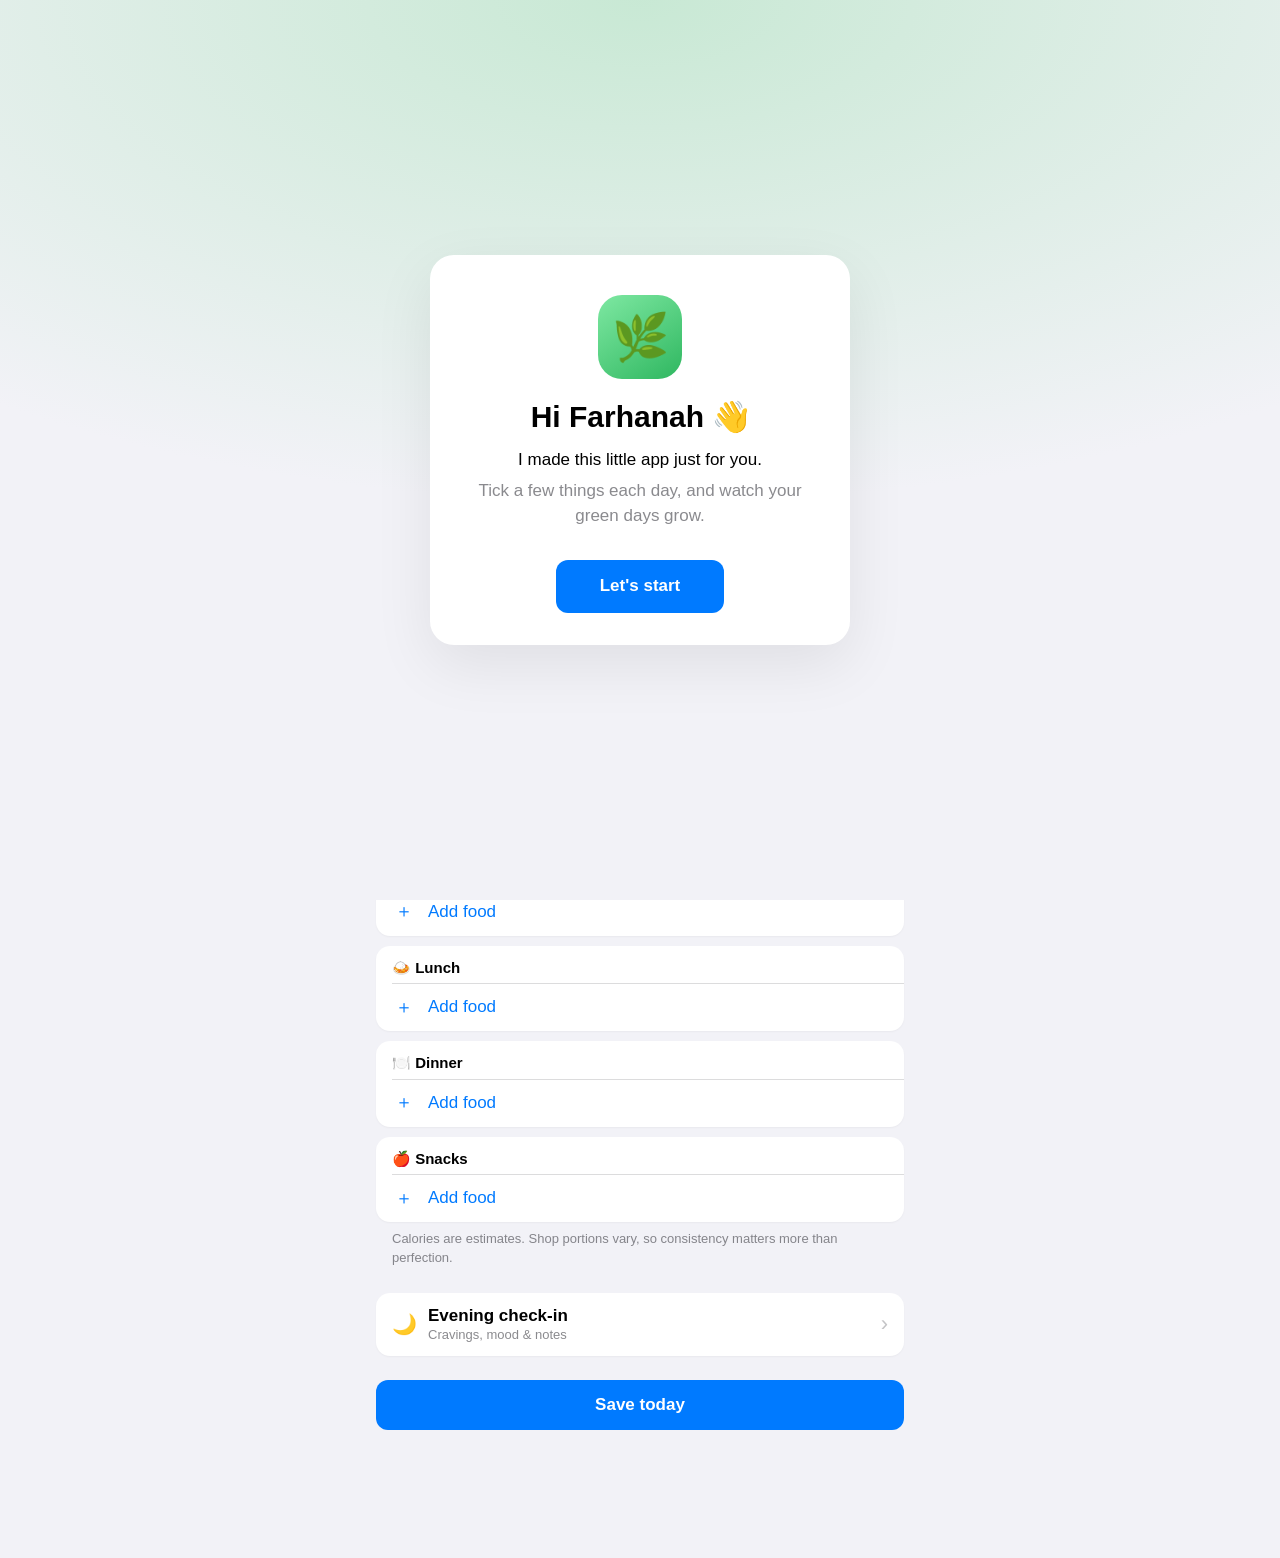
<file: index.html>
<!DOCTYPE html>
<html lang="en">
<head>
  <meta charset="utf-8">
  <meta name="viewport" content="width=device-width, initial-scale=1, viewport-fit=cover">
  <title>Farhanah's Green Days</title>
  <meta name="description" content="One green day at a time 🌿 — a personal daily tracker for eating clean and cutting sugar.">
  <meta name="robots" content="noindex, nofollow, noarchive">
  <meta name="theme-color" content="#f2f2f7" id="meta-theme">
  <meta name="apple-mobile-web-app-capable" content="yes">
  <meta name="mobile-web-app-capable" content="yes">
  <meta name="apple-mobile-web-app-status-bar-style" content="default">
  <meta name="apple-mobile-web-app-title" content="Green Days">
  <link rel="manifest" href="manifest.json">
  <link rel="icon" type="image/png" sizes="192x192" href="icons/icon-192.png">
  <link rel="apple-touch-icon" href="icons/icon-180.png">
  <link rel="stylesheet" href="style.css">
</head>
<body>

  <!-- Welcome (first launch only) -->
  <div id="welcome" class="welcome" hidden>
    <div class="welcome-card">
      <div class="welcome-leaf">🌿</div>
      <h1>Hi Farhanah 👋</h1>
      <p class="welcome-lead">I made this little app just for you.</p>
      <p>Tick a few things each day, and watch your green days grow.</p>
      <button class="btn btn-primary btn-large" id="welcome-start">Let's start</button>
    </div>
  </div>

  <main class="app" id="app">

    <!-- TODAY -->
    <section class="view" id="view-today" data-view="today">
      <header class="page-head">
        <div class="date-nav">
          <button class="icon-btn" id="day-prev" aria-label="Previous day">‹</button>
          <span class="date-label" id="day-label"></span>
          <button class="icon-btn" id="day-next" aria-label="Next day">›</button>
        </div>
        <p class="greeting" id="greeting"></p>
        <div class="title-row">
          <h1 class="large-title" id="day-title">Today</h1>
          <span class="chip" id="streak-chip" title="Current streak">🔥 0</span>
        </div>
      </header>

      <div class="banner" id="reminder-banner" hidden>You haven't logged today yet, Farhanah 🙂</div>
      <div class="banner" id="weigh-banner-today" hidden></div>

      <!-- 1. Dashboard -->
      <div id="dashboard">
        <div class="card pad ring-card diet-only" id="kcal-card" role="button" tabindex="0" aria-label="Calories today, go to meals"></div>

        <div class="card status-card" id="status-card" role="button" tabindex="0">
          <div class="status-dot" id="status-dot"></div>
          <div class="status-text">
            <div class="status-title" id="status-title">Not logged yet</div>
            <div class="status-msg" id="status-msg"></div>
            <div class="status-causes" id="status-causes"></div>
          </div>
        </div>
        <div class="card list sugar-card">
          <label class="row">
            <span class="row-icon">🧋</span><span class="row-text">Sugary drink</span>
            <input type="checkbox" class="switch bad" data-field="sugaryDrink">
          </label>
          <label class="row">
            <span class="row-icon">🍰</span><span class="row-text">Sweet food</span>
            <input type="checkbox" class="switch bad" data-field="sweetFood">
          </label>
        </div>

        <div class="card pad water-card">
          <div class="water-top">
            <span class="row-icon">💧</span>
            <span class="water-text"><strong id="water-count">0</strong> / <span id="water-goal">8</span> glasses</span>
            <span class="water-ml" id="water-ml">0 L</span>
          </div>
          <div class="progress"><div class="progress-bar" id="water-bar"></div></div>
          <div class="water-btns">
            <button class="pill-btn" id="water-glass">+ Glass</button>
            <button class="pill-btn" id="water-bottle">+ Bottle</button>
            <button class="pill-btn plain" id="water-undo">Undo</button>
          </div>
          <p class="water-note">1 glass ≈ 250 ml · 1 bottle ≈ 500 ml</p>
        </div>

        <div class="highlights" id="highlights"></div>
        <div class="tip" id="tip" hidden></div>
      </div>

      <!-- 2. Meals (diet tracking only) -->
      <div class="diet-only" id="meals-wrap">
        <h2 class="section-label">Meals</h2>
        <div id="meals-list"></div>
        <p class="footnote">Calories are estimates. Shop portions vary, so consistency matters more than perfection.</p>
      </div>

      <!-- 3. Evening check-in -->
      <div class="card checkin" id="checkin">
        <button class="checkin-head" id="checkin-toggle" aria-expanded="false" aria-controls="checkin-body">
          <span class="row-icon">🌙</span>
          <span class="checkin-titles"><span class="checkin-title">Evening check-in</span><span class="checkin-sum" id="checkin-sum"></span></span>
          <span class="chev" aria-hidden="true">›</span>
        </button>
        <div class="checkin-body" id="checkin-body" hidden>
          <h3 class="mini-label">Sugar cravings</h3>
          <div class="segmented" id="seg-craving" data-field="craving">
            <button data-value="none">None</button>
            <button data-value="resisted">Resisted</button>
            <button data-value="gaveIn">Gave in</button>
          </div>
          <h3 class="mini-label">How I feel</h3>
          <div class="segmented emoji" id="seg-mood" data-field="mood">
            <button data-value="bad" aria-label="Not great">😞</button>
            <button data-value="okay" aria-label="Okay">😐</button>
            <button data-value="good" aria-label="Good">😊</button>
          </div>
          <h3 class="mini-label">Notes</h3>
          <textarea id="notes" rows="3" placeholder="Anything you want to remember about today… (optional)"></textarea>
        </div>
      </div>

      <button class="btn btn-primary btn-block" id="save-btn">Save today</button>
    </section>

    <!-- CALENDAR -->
    <section class="view" id="view-calendar" data-view="calendar">
      <header class="page-head">
        <h1 class="large-title">Calendar</h1>
      </header>
      <div class="card pad">
        <div class="month-nav">
          <button class="icon-btn" id="month-prev" aria-label="Previous month">‹</button>
          <span class="month-label" id="month-label"></span>
          <button class="icon-btn" id="month-next" aria-label="Next month">›</button>
        </div>
        <div class="cal-grid cal-head">
          <span>M</span><span>T</span><span>W</span><span>T</span><span>F</span><span>S</span><span>S</span>
        </div>
        <div class="cal-grid" id="cal-grid"></div>
        <div class="legend">
          <span><i class="ld green"></i>Green</span>
          <span><i class="ld yellow"></i>Yellow</span>
          <span><i class="ld red"></i>Red</span>
          <span><i class="ld none"></i>Not logged</span>
        </div>
      </div>
      <h2 class="section-label">This month</h2>
      <div class="stats three" id="month-stats"></div>
      <p class="footnote">Tap any day to see what you logged.</p>
    </section>

    <!-- SUMMARY -->
    <section class="view" id="view-summary" data-view="summary">
      <header class="page-head">
        <h1 class="large-title">Summary</h1>
      </header>
      <div class="card pad">
        <div class="month-nav">
          <button class="icon-btn" id="week-prev" aria-label="Previous week">‹</button>
          <span class="month-label small" id="week-label"></span>
          <button class="icon-btn" id="week-next" aria-label="Next week">›</button>
        </div>
        <div class="week-dots" id="week-dots"></div>
      </div>
      <div class="stats two" id="week-stats"></div>
      <div class="stats three diet-only" id="week-diet-stats"></div>

      <h2 class="section-label">Last 30 days</h2>
      <div class="segmented chart-seg diet-only" id="seg-chart">
        <button data-value="water">Water</button>
        <button data-value="kcal">Calories</button>
      </div>
      <div class="card pad">
        <div id="chart"></div>
        <p class="chart-caption" id="chart-caption">Bar height = glasses of water · colour = day status · dashed line = goal</p>
      </div>

      <h2 class="section-label">All time</h2>
      <div class="stats two" id="all-stats"></div>

      <div class="diet-only">
        <h2 class="section-label">Weight</h2>
        <div class="banner" id="weigh-banner-summary" hidden></div>
        <div class="card pad" id="weight-card"></div>
      </div>
    </section>

    <!-- SETTINGS -->
    <section class="view" id="view-settings" data-view="settings">
      <header class="page-head">
        <h1 class="large-title">Settings</h1>
      </header>

      <h2 class="section-label">Appearance</h2>
      <div class="segmented" id="seg-theme">
        <button data-value="auto">Auto</button>
        <button data-value="light">Light</button>
        <button data-value="dark">Dark</button>
      </div>

      <h2 class="section-label">Daily goal</h2>
      <div class="card list">
        <div class="row">
          <span class="row-icon">💧</span><span class="row-text">Water goal <span class="muted" id="goal-text">8 glasses</span></span>
          <div class="stepper">
            <button class="round-btn" id="goal-minus" aria-label="Lower goal">−</button>
            <button class="round-btn" id="goal-plus" aria-label="Raise goal">+</button>
          </div>
        </div>
      </div>

      <h2 class="section-label">Reminder</h2>
      <div class="card list">
        <label class="row">
          <span class="row-icon">🔔</span><span class="row-text">Daily reminder</span>
          <input type="checkbox" class="switch" id="remind-toggle">
        </label>
        <div class="row" id="remind-time-row">
          <span class="row-icon">⏰</span><span class="row-text">Time</span>
          <input type="time" id="remind-time" value="21:00">
        </div>
      </div>
      <p class="footnote">Reminders only work while the app is open (that's a limit of web apps). For a reliable nudge, a daily phone alarm works best ⏰</p>

      <h2 class="section-label">Diet</h2>
      <div class="card list">
        <label class="row">
          <span class="row-icon">🍽️</span><span class="row-text">Track food &amp; calories</span>
          <input type="checkbox" class="switch" id="diet-toggle">
        </label>
        <div class="row diet-row">
          <span class="row-icon">🎯</span><span class="row-text">Daily calories</span>
          <input type="number" class="num-input" id="kcal-goal" inputmode="numeric" min="1000" max="5000" step="10" placeholder="—"><span class="unit">kcal</span>
        </div>
        <button class="row row-btn diet-row" id="open-calc"><span class="row-icon">🧮</span><span class="row-text link">Calculate for me</span></button>
        <button class="row row-btn diet-row" id="open-myfoods"><span class="row-icon">📁</span><span class="row-text link">My saved foods (edit / delete)</span></button>
        <div class="row diet-row">
          <span class="row-icon">💪</span><span class="row-text">Protein goal <span class="muted">(optional)</span></span>
          <input type="number" class="num-input" id="protein-goal" inputmode="numeric" min="0" max="300" step="1" placeholder="—"><span class="unit">g</span>
        </div>
        <div class="row diet-row">
          <span class="row-icon">⚖️</span><span class="row-text">Weigh-in day</span>
          <select id="weigh-day" class="select">
            <option value="">Off</option>
            <option value="1">Monday</option><option value="2">Tuesday</option><option value="3">Wednesday</option>
            <option value="4">Thursday</option><option value="5">Friday</option><option value="6">Saturday</option><option value="0">Sunday</option>
          </select>
        </div>
      </div>
      <p class="footnote diet-row" id="protein-hint"></p>

      <h2 class="section-label">Data</h2>
      <div class="card list">
        <button class="row row-btn" id="export-json"><span class="row-icon">📦</span><span class="row-text link">Export backup (JSON)</span></button>
        <button class="row row-btn" id="export-csv"><span class="row-icon">📊</span><span class="row-text link">Export to Excel (CSV)</span></button>
        <button class="row row-btn diet-row" id="export-meals"><span class="row-icon">🍽️</span><span class="row-text link">Export meals (CSV)</span></button>
        <button class="row row-btn diet-row" id="export-weight"><span class="row-icon">⚖️</span><span class="row-text link">Export weight (CSV)</span></button>
        <button class="row row-btn" id="import-json"><span class="row-icon">📥</span><span class="row-text link">Import backup</span></button>
        <button class="row row-btn" id="delete-all"><span class="row-icon">🗑️</span><span class="row-text danger">Delete all data</span></button>
      </div>
      <input type="file" id="import-file" accept="application/json,.json" hidden>

      <h2 class="section-label">Help</h2>
      <div class="card list">
        <a class="row row-btn" href="guide.html"><span class="row-icon">📖</span><span class="row-text link">How to use this app</span><span class="chev-r">›</span></a>
      </div>

      <h2 class="section-label">How status works</h2>
      <div class="card list">
        <div class="row"><i class="ld green"></i><span class="row-text"><strong>Green</strong> — no sugary drink and no sweet food</span></div>
        <div class="row"><i class="ld yellow"></i><span class="row-text"><strong>Yellow</strong> — just one of the two</span></div>
        <div class="row"><i class="ld red"></i><span class="row-text"><strong>Red</strong> — both</span></div>
      </div>
      <p class="footnote">Your streak counts green days in a row. If today isn't logged yet, it counts up to yesterday, so you never lose it before bedtime.</p>

      <footer class="settings-footer">
        <p class="made">Made with 💚 for Farhanah</p>
        <p id="version-text">Version</p>
        <p>All your data stays on your device only.</p>
      </footer>
    </section>
  </main>

  <nav class="tabbar" id="tabbar">
    <button data-tab="today" aria-label="Today">
      <svg viewBox="0 0 24 24"><path d="M5 19c0-8 6-14 14-14 0 8-6 14-14 14z"/><path d="M5 19l8-8"/></svg>
      <span>Today</span>
    </button>
    <button data-tab="calendar" aria-label="Calendar">
      <svg viewBox="0 0 24 24"><rect x="3.5" y="5" width="17" height="15.5" rx="3"/><path d="M3.5 10h17M8 3v4M16 3v4"/></svg>
      <span>Calendar</span>
    </button>
    <button data-tab="summary" aria-label="Summary">
      <svg viewBox="0 0 24 24"><path d="M5 20V11M12 20V5M19 20v-6"/></svg>
      <span>Summary</span>
    </button>
    <button data-tab="settings" aria-label="Settings">
      <svg viewBox="0 0 24 24"><circle cx="12" cy="12" r="3"/><path d="M19.4 15a1.7 1.7 0 0 0 .3 1.8l.1.1a2 2 0 1 1-2.8 2.8l-.1-.1a1.7 1.7 0 0 0-1.8-.3 1.7 1.7 0 0 0-1 1.5V21a2 2 0 1 1-4 0v-.1a1.7 1.7 0 0 0-1.1-1.5 1.7 1.7 0 0 0-1.8.3l-.1.1a2 2 0 1 1-2.8-2.8l.1-.1a1.7 1.7 0 0 0 .3-1.8 1.7 1.7 0 0 0-1.5-1H3a2 2 0 1 1 0-4h.1a1.7 1.7 0 0 0 1.5-1.1 1.7 1.7 0 0 0-.3-1.8l-.1-.1a2 2 0 1 1 2.8-2.8l.1.1a1.7 1.7 0 0 0 1.8.3H9a1.7 1.7 0 0 0 1-1.5V3a2 2 0 1 1 4 0v.1a1.7 1.7 0 0 0 1 1.5 1.7 1.7 0 0 0 1.8-.3l.1-.1a2 2 0 1 1 2.8 2.8l-.1.1a1.7 1.7 0 0 0-.3 1.8V9a1.7 1.7 0 0 0 1.5 1H21a2 2 0 1 1 0 4h-.1a1.7 1.7 0 0 0-1.5 1z"/></svg>
      <span>Settings</span>
    </button>
  </nav>

  <button class="top-chip" id="top-chip" aria-label="Back to top">↑ Top</button>
  <div class="toast" id="toast" role="status" aria-live="polite"></div>

  <!-- iOS-style bottom sheet (content is rendered by app.js) -->
  <div class="sheet-wrap" id="sheet-wrap" hidden>
    <div class="sheet-backdrop" id="sheet-backdrop"></div>
    <div class="sheet" id="sheet" role="dialog" aria-modal="true">
      <div class="sheet-grabber"></div>
      <div class="sheet-body" id="sheet-body"></div>
    </div>
  </div>

  <script src="foods.js"></script>
  <script src="app.js"></script>
</body>
</html>
</file>
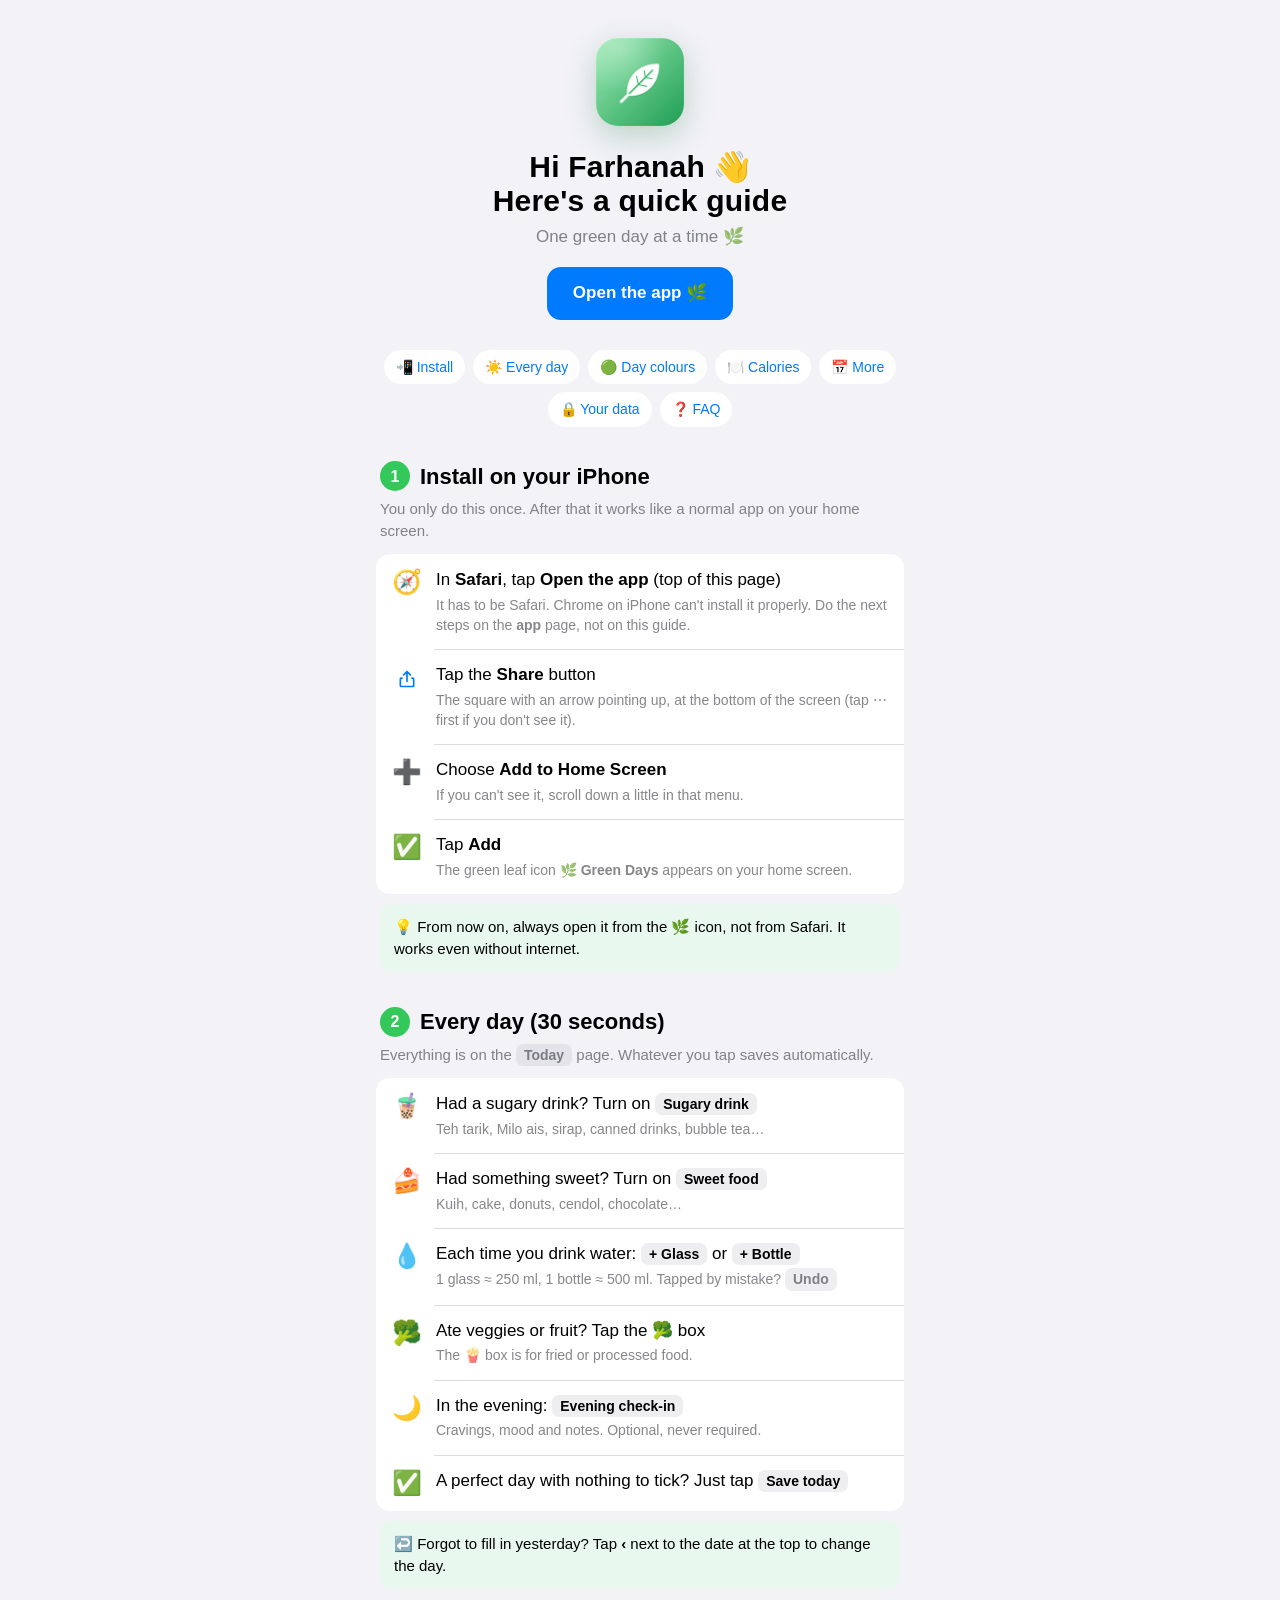
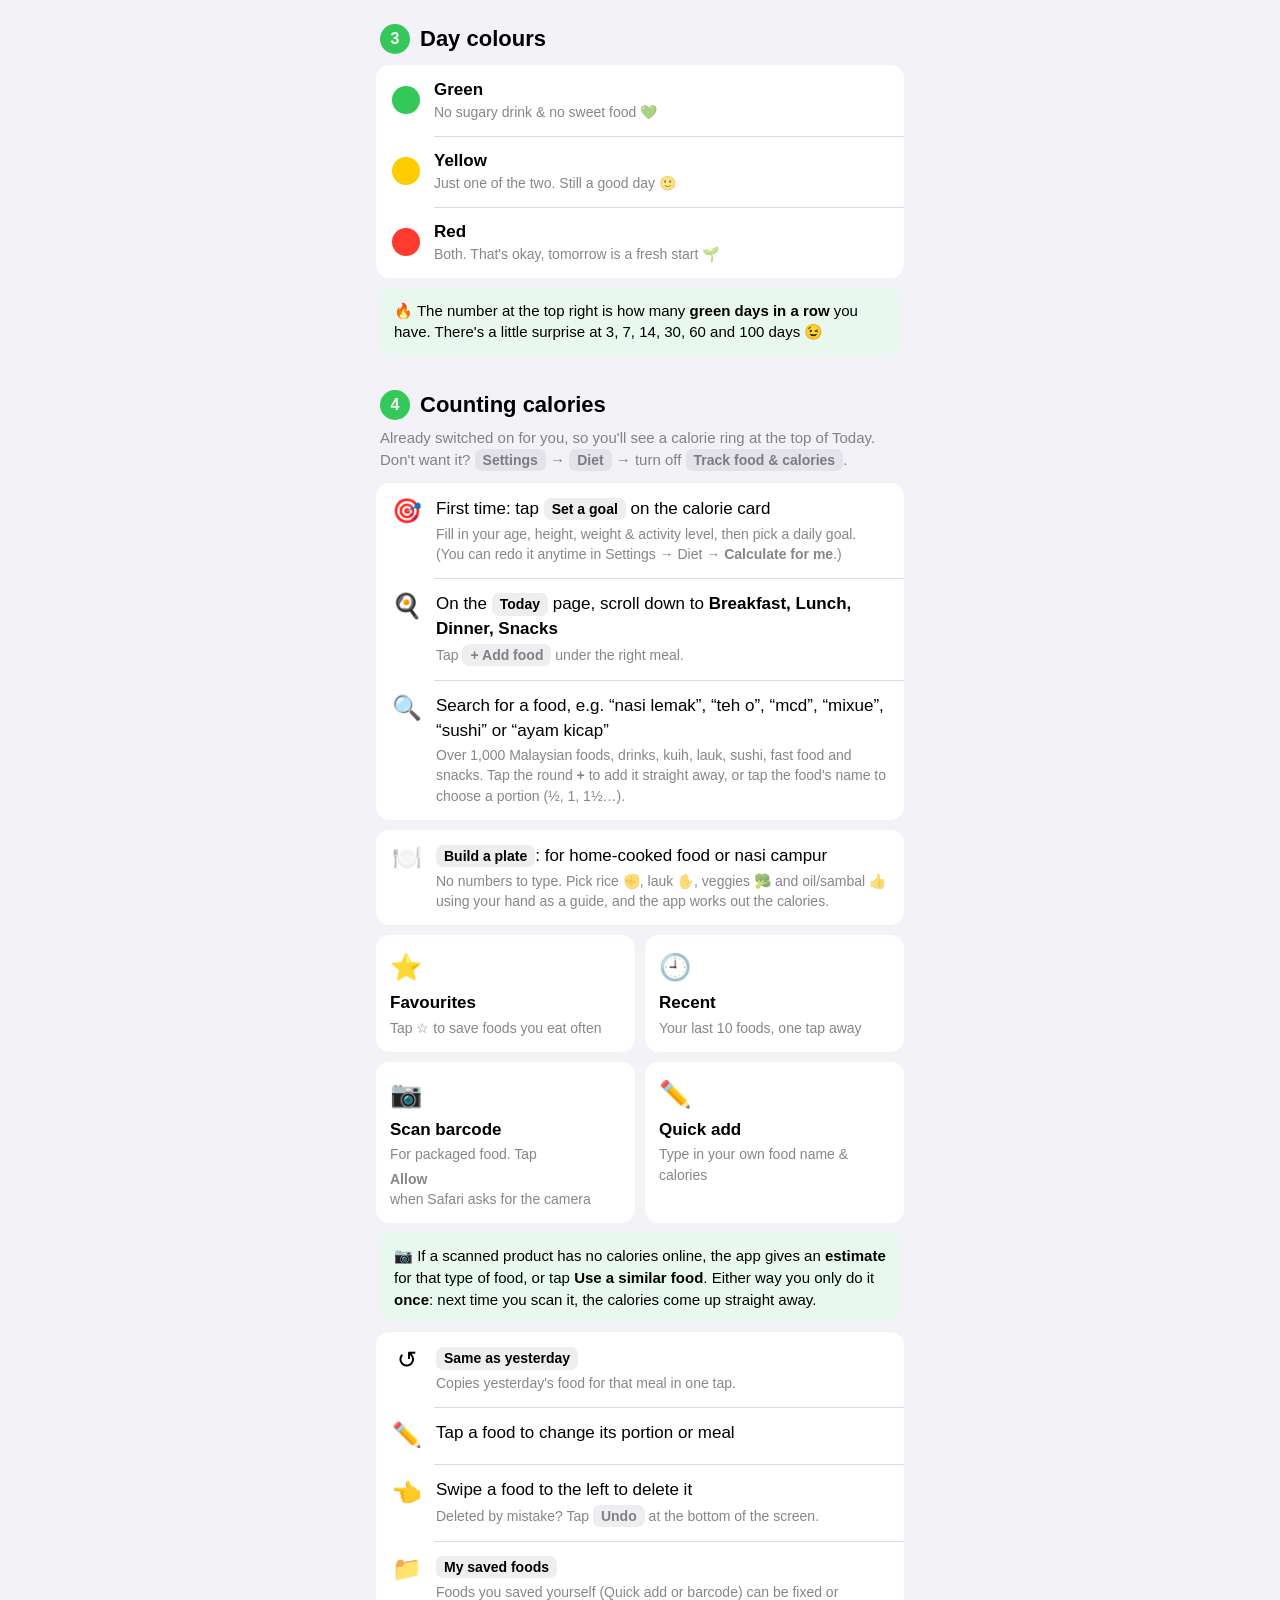
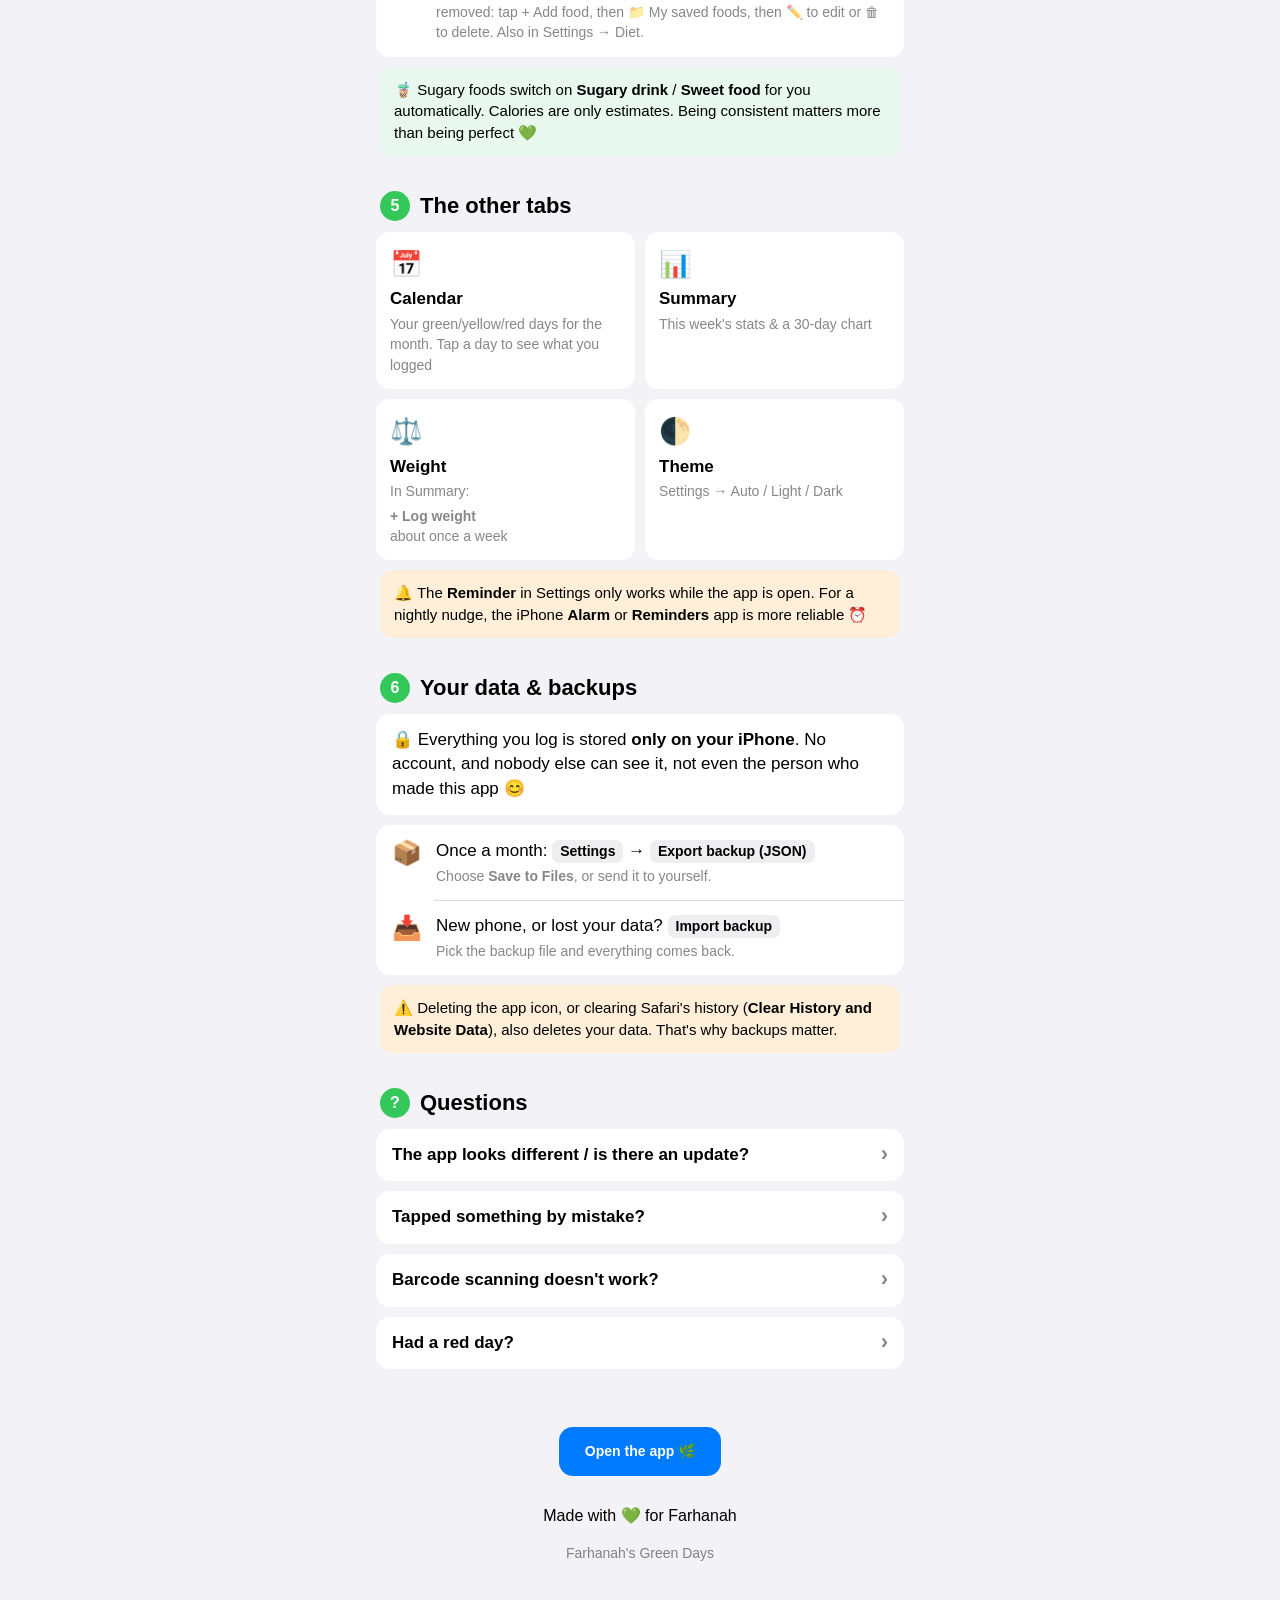
<file: guide.html>
<!DOCTYPE html>
<html lang="en">
<head>
  <meta charset="utf-8">
  <meta name="viewport" content="width=device-width, initial-scale=1, viewport-fit=cover">
  <title>Green Days Guide</title>
  <meta name="description" content="A simple guide to using Farhanah's Green Days on iPhone.">
  <meta name="robots" content="noindex, nofollow, noarchive">
  <meta name="theme-color" content="#f2f2f7">
  <link rel="icon" type="image/png" sizes="192x192" href="icons/icon-192.png">
  <link rel="apple-touch-icon" href="icons/icon-180.png">
  <style>
    :root {
      --accent: #007aff; --green: #34c759; --yellow: #ffcc00; --red: #ff3b30; --orange: #ff9500;
      --bg: #f2f2f7; --card: #fff; --text: #000; --text-2: rgba(60,60,67,.62); --sep: rgba(60,60,67,.18);
      --fill: rgba(118,118,128,.12); --tint: #e8f8ee;
      --font: -apple-system, BlinkMacSystemFont, "SF Pro Text", "Inter", "Segoe UI", Roboto, sans-serif;
      color-scheme: light;
    }
    @media (prefers-color-scheme: dark) {
      :root {
        --green: #30d158; --yellow: #ffd60a; --red: #ff453a; --orange: #ff9f0a;
        --bg: #000; --card: #1c1c1e; --text: #fff; --text-2: rgba(235,235,245,.62); --sep: rgba(84,84,88,.6);
        --fill: rgba(118,118,128,.24); --tint: #0f2a18; color-scheme: dark;
      }
    }
    * { box-sizing: border-box; }
    body {
      margin: 0; background: var(--bg); color: var(--text); font-family: var(--font); font-size: 17px; line-height: 1.45;
      -webkit-font-smoothing: antialiased; -webkit-text-size-adjust: 100%;
    }
    .wrap { max-width: 560px; margin: 0 auto; padding: calc(env(safe-area-inset-top, 0px) + 20px) 16px calc(env(safe-area-inset-bottom, 0px) + 40px); }

    .hero { text-align: center; padding: 18px 8px 8px; }
    .hero img { width: 88px; height: 88px; border-radius: 22px; box-shadow: 0 10px 30px rgba(30,120,60,.25); }
    .hero h1 { font-size: 30px; line-height: 1.15; margin: 16px 0 6px; letter-spacing: .2px; }
    .hero p { margin: 0; color: var(--text-2); }
    .btn {
      display: inline-flex; align-items: center; justify-content: center; gap: 8px; margin-top: 18px;
      background: var(--accent); color: #fff; text-decoration: none; font-weight: 600; padding: 14px 26px; border-radius: 14px;
    }
    .btn:active { opacity: .8; }

    nav.toc { display: flex; flex-wrap: wrap; gap: 8px; justify-content: center; margin: 22px 0 6px; }
    nav.toc a { font-size: 14px; font-weight: 500; text-decoration: none; color: var(--accent); background: var(--card); padding: 7px 12px; border-radius: 999px; }

    h2 { font-size: 22px; margin: 34px 4px 10px; display: flex; align-items: center; gap: 10px; scroll-margin-top: 16px; }
    h2 .n { flex: none; width: 30px; height: 30px; border-radius: 50%; background: var(--green); color: #fff; font-size: 16px; display: inline-flex; align-items: center; justify-content: center; }
    .lead { color: var(--text-2); margin: -4px 4px 12px; font-size: 15px; }
    .card { background: var(--card); border-radius: 14px; overflow: hidden; }
    .card + .card { margin-top: 10px; }
    .pad { padding: 14px 16px; }

    .steps { list-style: none; margin: 0; padding: 0; }
    .steps li { display: flex; gap: 14px; padding: 14px 16px; position: relative; }
    .steps li + li::before { content: ""; position: absolute; top: 0; left: 58px; right: 0; border-top: .5px solid var(--sep); }
    .steps .ico { flex: none; width: 30px; text-align: center; font-size: 24px; line-height: 1.2; }
    .steps b { font-weight: 600; }
    .steps small { display: block; color: var(--text-2); font-size: 14px; margin-top: 2px; }
    .share { display: inline-block; vertical-align: -4px; width: 20px; height: 20px; color: var(--accent); }

    .k { display: inline-block; font-size: 14px; font-weight: 600; padding: 1px 8px; border-radius: 7px; background: var(--fill); white-space: nowrap; }
    .note { margin: 10px 4px 0; padding: 12px 14px; border-radius: 12px; font-size: 15px; background: var(--tint); }
    .note.warn { background: color-mix(in srgb, var(--orange) 15%, var(--card)); }

    .colors .row { display: flex; align-items: center; gap: 14px; padding: 13px 16px; position: relative; }
    .colors .row + .row::before { content: ""; position: absolute; top: 0; left: 58px; right: 0; border-top: .5px solid var(--sep); }
    .dot { flex: none; width: 28px; height: 28px; border-radius: 50%; }
    .dot.g { background: var(--green); } .dot.y { background: var(--yellow); } .dot.r { background: var(--red); }
    .colors small { display: block; color: var(--text-2); font-size: 14px; }

    .grid { display: grid; grid-template-columns: 1fr 1fr; gap: 10px; }
    .tile { background: var(--card); border-radius: 14px; padding: 14px; }
    .tile .e { font-size: 26px; }
    .tile b { display: block; margin-top: 4px; }
    .tile span { display: block; font-size: 14px; color: var(--text-2); margin-top: 2px; }

    details { background: var(--card); border-radius: 14px; }
    details + details { margin-top: 10px; }
    summary { list-style: none; cursor: pointer; padding: 14px 16px; font-weight: 600; display: flex; justify-content: space-between; gap: 10px; }
    summary::-webkit-details-marker { display: none; }
    summary::after { content: "›"; color: var(--text-2); font-size: 22px; line-height: 1; transition: transform .2s; }
    details[open] summary::after { transform: rotate(90deg); }
    details p { margin: 0; padding: 0 16px 14px; color: var(--text-2); font-size: 15px; }

    footer { text-align: center; color: var(--text-2); font-size: 14px; margin-top: 40px; }
    footer .love { color: var(--text); font-size: 16px; font-weight: 500; }
  </style>
</head>
<body>
<div class="wrap">

  <header class="hero">
    <img src="icons/icon-180.png" alt="">
    <h1>Hi Farhanah 👋<br>Here's a quick guide</h1>
    <p>One green day at a time 🌿</p>
    <a class="btn" href="./">Open the app 🌿</a>
  </header>

  <nav class="toc" aria-label="Contents">
    <a href="#install">📲 Install</a>
    <a href="#daily">☀️ Every day</a>
    <a href="#colours">🟢 Day colours</a>
    <a href="#calories">🍽️ Calories</a>
    <a href="#more">📅 More</a>
    <a href="#data">🔒 Your data</a>
    <a href="#faq">❓ FAQ</a>
  </nav>

  <!-- 1 -->
  <h2 id="install"><span class="n">1</span>Install on your iPhone</h2>
  <p class="lead">You only do this once. After that it works like a normal app on your home screen.</p>
  <div class="card">
    <ol class="steps">
      <li><span class="ico">🧭</span><div>In <b>Safari</b>, tap <b>Open the app</b> (top of this page)<small>It has to be Safari. Chrome on iPhone can't install it properly. Do the next steps on the <b>app</b> page, not on this guide.</small></div></li>
      <li><span class="ico"><svg class="share" viewBox="0 0 24 24" fill="none" stroke="currentColor" stroke-width="2" stroke-linecap="round" stroke-linejoin="round" aria-hidden="true"><path d="M12 3v12M8 7l4-4 4 4"/><path d="M6 11H5a1 1 0 0 0-1 1v8a1 1 0 0 0 1 1h14a1 1 0 0 0 1-1v-8a1 1 0 0 0-1-1h-1"/></svg></span><div>Tap the <b>Share</b> button<small>The square with an arrow pointing up, at the bottom of the screen (tap ⋯ first if you don't see it).</small></div></li>
      <li><span class="ico">➕</span><div>Choose <b>Add to Home Screen</b><small>If you can't see it, scroll down a little in that menu.</small></div></li>
      <li><span class="ico">✅</span><div>Tap <b>Add</b><small>The green leaf icon 🌿 <b>Green Days</b> appears on your home screen.</small></div></li>
    </ol>
  </div>
  <p class="note">💡 From now on, always open it from the 🌿 icon, not from Safari. It works even without internet.</p>

  <!-- 2 -->
  <h2 id="daily"><span class="n">2</span>Every day (30 seconds)</h2>
  <p class="lead">Everything is on the <span class="k">Today</span> page. Whatever you tap saves automatically.</p>
  <div class="card">
    <ol class="steps">
      <li><span class="ico">🧋</span><div>Had a sugary drink? Turn on <span class="k">Sugary drink</span><small>Teh tarik, Milo ais, sirap, canned drinks, bubble tea…</small></div></li>
      <li><span class="ico">🍰</span><div>Had something sweet? Turn on <span class="k">Sweet food</span><small>Kuih, cake, donuts, cendol, chocolate…</small></div></li>
      <li><span class="ico">💧</span><div>Each time you drink water: <span class="k">+ Glass</span> or <span class="k">+ Bottle</span><small>1 glass ≈ 250 ml, 1 bottle ≈ 500 ml. Tapped by mistake? <span class="k">Undo</span></small></div></li>
      <li><span class="ico">🥦</span><div>Ate veggies or fruit? Tap the <b>🥦</b> box<small>The <b>🍟</b> box is for fried or processed food.</small></div></li>
      <li><span class="ico">🌙</span><div>In the evening: <span class="k">Evening check-in</span><small>Cravings, mood and notes. Optional, never required.</small></div></li>
      <li><span class="ico">✅</span><div>A perfect day with nothing to tick? Just tap <span class="k">Save today</span></div></li>
    </ol>
  </div>
  <p class="note">↩️ Forgot to fill in yesterday? Tap <b>‹</b> next to the date at the top to change the day.</p>

  <!-- colours -->
  <h2 id="colours"><span class="n">3</span>Day colours</h2>
  <div class="card colors">
    <div class="row"><span class="dot g"></span><div><b>Green</b><small>No sugary drink &amp; no sweet food 💚</small></div></div>
    <div class="row"><span class="dot y"></span><div><b>Yellow</b><small>Just one of the two. Still a good day 🙂</small></div></div>
    <div class="row"><span class="dot r"></span><div><b>Red</b><small>Both. That's okay, tomorrow is a fresh start 🌱</small></div></div>
  </div>
  <p class="note">🔥 The number at the top right is how many <b>green days in a row</b> you have. There's a little surprise at 3, 7, 14, 30, 60 and 100 days 😉</p>

  <!-- 4 -->
  <h2 id="calories"><span class="n">4</span>Counting calories</h2>
  <p class="lead">Already switched on for you, so you'll see a calorie ring at the top of Today. Don't want it? <span class="k">Settings</span> → <span class="k">Diet</span> → turn off <span class="k">Track food &amp; calories</span>.</p>
  <div class="card">
    <ol class="steps">
      <li><span class="ico">🎯</span><div>First time: tap <span class="k">Set a goal</span> on the calorie card<small>Fill in your age, height, weight &amp; activity level, then pick a daily goal. (You can redo it anytime in Settings → Diet → <b>Calculate for me</b>.)</small></div></li>
      <li><span class="ico">🍳</span><div>On the <span class="k">Today</span> page, scroll down to <b>Breakfast, Lunch, Dinner, Snacks</b><small>Tap <span class="k">+ Add food</span> under the right meal.</small></div></li>
      <li><span class="ico">🔍</span><div>Search for a food, e.g. “nasi lemak”, “teh o”, “mcd”, “mixue”, “sushi” or “ayam kicap”<small>Over 1,000 Malaysian foods, drinks, kuih, lauk, sushi, fast food and snacks. Tap the round <b>+</b> to add it straight away, or tap the food's name to choose a portion (½, 1, 1½…).</small></div></li>
    </ol>
  </div>
  <div class="card" style="margin-top:10px">
    <ol class="steps">
      <li><span class="ico">🍽️</span><div><span class="k">Build a plate</span>: for home-cooked food or nasi campur<small>No numbers to type. Pick rice ✊, lauk ✋, veggies 🥦 and oil/sambal 👍 using your hand as a guide, and the app works out the calories.</small></div></li>
    </ol>
  </div>
  <div class="grid" style="margin-top:10px">
    <div class="tile"><div class="e">⭐</div><b>Favourites</b><span>Tap ☆ to save foods you eat often</span></div>
    <div class="tile"><div class="e">🕘</div><b>Recent</b><span>Your last 10 foods, one tap away</span></div>
    <div class="tile"><div class="e">📷</div><b>Scan barcode</b><span>For packaged food. Tap <b>Allow</b> when Safari asks for the camera</span></div>
    <div class="tile"><div class="e">✏️</div><b>Quick add</b><span>Type in your own food name &amp; calories</span></div>
  </div>
  <p class="note">📷 If a scanned product has no calories online, the app gives an <b>estimate</b> for that type of food, or tap <b>Use a similar food</b>. Either way you only do it <b>once</b>: next time you scan it, the calories come up straight away.</p>
  <div class="card" style="margin-top:10px">
    <ol class="steps">
      <li><span class="ico">↺</span><div><span class="k">Same as yesterday</span><small>Copies yesterday's food for that meal in one tap.</small></div></li>
      <li><span class="ico">✏️</span><div>Tap a food to change its portion or meal</div></li>
      <li><span class="ico">👈</span><div>Swipe a food to the left to delete it<small>Deleted by mistake? Tap <span class="k">Undo</span> at the bottom of the screen.</small></div></li>
      <li><span class="ico">📁</span><div><span class="k">My saved foods</span><small>Foods you saved yourself (Quick add or barcode) can be fixed or removed: tap + Add food, then 📁 My saved foods, then ✏️ to edit or 🗑 to delete. Also in Settings → Diet.</small></div></li>
    </ol>
  </div>
  <p class="note">🧋 Sugary foods switch on <b>Sugary drink</b> / <b>Sweet food</b> for you automatically. Calories are only estimates. Being consistent matters more than being perfect 💚</p>

  <!-- 5 -->
  <h2 id="more"><span class="n">5</span>The other tabs</h2>
  <div class="grid">
    <div class="tile"><div class="e">📅</div><b>Calendar</b><span>Your green/yellow/red days for the month. Tap a day to see what you logged</span></div>
    <div class="tile"><div class="e">📊</div><b>Summary</b><span>This week's stats &amp; a 30-day chart</span></div>
    <div class="tile"><div class="e">⚖️</div><b>Weight</b><span>In Summary: <b>+ Log weight</b> about once a week</span></div>
    <div class="tile"><div class="e">🌓</div><b>Theme</b><span>Settings → Auto / Light / Dark</span></div>
  </div>
  <p class="note warn">🔔 The <b>Reminder</b> in Settings only works while the app is open. For a nightly nudge, the iPhone <b>Alarm</b> or <b>Reminders</b> app is more reliable ⏰</p>

  <!-- 6 -->
  <h2 id="data"><span class="n">6</span>Your data &amp; backups</h2>
  <div class="card pad">
    🔒 Everything you log is stored <b>only on your iPhone</b>. No account, and nobody else can see it, not even the person who made this app 😊
  </div>
  <div class="card" style="margin-top:10px">
    <ol class="steps">
      <li><span class="ico">📦</span><div>Once a month: <span class="k">Settings</span> → <span class="k">Export backup (JSON)</span><small>Choose <b>Save to Files</b>, or send it to yourself.</small></div></li>
      <li><span class="ico">📥</span><div>New phone, or lost your data? <span class="k">Import backup</span><small>Pick the backup file and everything comes back.</small></div></li>
    </ol>
  </div>
  <p class="note warn">⚠️ Deleting the app icon, or clearing Safari's history (<b>Clear History and Website Data</b>), also deletes your data. That's why backups matter.</p>

  <!-- FAQ -->
  <h2 id="faq"><span class="n">?</span>Questions</h2>
  <details><summary>The app looks different / is there an update?</summary><p>The app updates itself. Close it fully (swipe up from the bottom of the screen, then swipe the app away), then open it again. The version number is at the very bottom of the Settings page.</p></details>
  <details><summary>Tapped something by mistake?</summary><p>Tap it again to switch it off. For water, tap <b>Undo</b>. For a deleted food, tap <b>Undo</b> in the message at the bottom of the screen.</p></details>
  <details><summary>Barcode scanning doesn't work?</summary><p>Make sure Safari is allowed to use the camera (tap <b>Allow</b>). If it still doesn't work, type the barcode number below the camera. If the product isn't found, enter the calories from the label and the app will remember it next time.</p></details>
  <details><summary>Had a red day?</summary><p>That's completely okay 🌱 This app isn't here to make you feel guilty. Every day is a fresh start. One green day at a time.</p></details>

  <footer>
    <a class="btn" href="./">Open the app 🌿</a>
    <p class="love" style="margin-top:28px">Made with 💚 for Farhanah</p>
    <p>Farhanah's Green Days</p>
  </footer>

</div>
</body>
</html>
</file>
<file: style.css>
/* ==========================================================
   Farhanah's Green Days — style.css
   Change --accent here to re-colour buttons, links & active tab.
   ========================================================== */
:root {
  --accent: #007aff;

  --green: #34c759;
  --yellow: #ffcc00;
  --red: #ff3b30;
  --orange: #ff9500;

  --bg: #f2f2f7;
  --card: #ffffff;
  --text: #000000;
  --text-2: rgba(60, 60, 67, 0.6);
  --text-3: rgba(60, 60, 67, 0.3);
  --sep: rgba(60, 60, 67, 0.18);
  --fill: rgba(120, 120, 128, 0.16);
  --fill-2: rgba(118, 118, 128, 0.12);
  --seg-thumb: #ffffff;
  --tabbar: rgba(249, 249, 249, 0.82);
  --shadow: 0 1px 2px rgba(0, 0, 0, 0.04);
  --none: #d1d1d6;

  --radius: 14px;
  --font: -apple-system, BlinkMacSystemFont, "SF Pro Text", "SF Pro Display", "Inter", "Segoe UI", Roboto, "Helvetica Neue", Arial, sans-serif;
  --safe-top: env(safe-area-inset-top, 0px);
  --safe-bottom: env(safe-area-inset-bottom, 0px);
  --tab-h: 56px;

  color-scheme: light;
}

/* Dark iOS colours — auto (system) unless Light is forced */
@media (prefers-color-scheme: dark) {
  :root:not([data-theme="light"]) {
    --green: #30d158; --yellow: #ffd60a; --red: #ff453a; --orange: #ff9f0a;
    --bg: #000000; --card: #1c1c1e; --text: #ffffff;
    --text-2: rgba(235, 235, 245, 0.6); --text-3: rgba(235, 235, 245, 0.3);
    --sep: rgba(84, 84, 88, 0.6); --fill: rgba(120, 120, 128, 0.36); --fill-2: rgba(118, 118, 128, 0.24);
    --seg-thumb: #636366; --tabbar: rgba(22, 22, 23, 0.8); --shadow: none; --none: #3a3a3c;
    color-scheme: dark;
  }
}
:root[data-theme="dark"] {
  --green: #30d158; --yellow: #ffd60a; --red: #ff453a; --orange: #ff9f0a;
  --bg: #000000; --card: #1c1c1e; --text: #ffffff;
  --text-2: rgba(235, 235, 245, 0.6); --text-3: rgba(235, 235, 245, 0.3);
  --sep: rgba(84, 84, 88, 0.6); --fill: rgba(120, 120, 128, 0.36); --fill-2: rgba(118, 118, 128, 0.24);
  --seg-thumb: #636366; --tabbar: rgba(22, 22, 23, 0.8); --shadow: none; --none: #3a3a3c;
  color-scheme: dark;
}

* { box-sizing: border-box; -webkit-tap-highlight-color: transparent; }
[hidden] { display: none !important; }
html { -webkit-text-size-adjust: 100%; }
body {
  margin: 0;
  background: var(--bg);
  color: var(--text);
  font-family: var(--font);
  font-size: 17px;
  line-height: 1.3;
  -webkit-font-smoothing: antialiased;
  overscroll-behavior-y: none;
}
button { font: inherit; color: inherit; background: none; border: 0; padding: 0; cursor: pointer; }
button:disabled { cursor: default; }
:focus-visible { outline: 2px solid var(--accent); outline-offset: 2px; }

.app {
  max-width: 560px;
  margin: 0 auto;
  padding: calc(var(--safe-top) + 8px) 16px calc(var(--tab-h) + var(--safe-bottom) + 28px);
}

/* ---------- views ---------- */
.view { display: none; }
.view.active { display: block; animation: fadeIn 0.28s ease; }
@keyframes fadeIn { from { opacity: 0; transform: translateY(6px); } to { opacity: 1; transform: none; } }

/* ---------- headers ---------- */
.page-head { padding: 6px 4px 4px; }
.large-title { font-size: 34px; font-weight: 700; letter-spacing: 0.37px; margin: 2px 0 6px; line-height: 1.2; }
.title-row { display: flex; align-items: center; justify-content: space-between; gap: 8px; }
.date-nav { display: flex; align-items: center; gap: 6px; margin-top: 4px; }
.date-label { font-size: 13px; font-weight: 600; text-transform: uppercase; color: var(--text-2); letter-spacing: 0.3px; min-width: 0; }
.greeting { margin: 2px 0 0; font-size: 15px; color: var(--text-2); }
.icon-btn {
  width: 30px; height: 30px; border-radius: 50%;
  font-size: 24px; line-height: 26px; color: var(--accent);
  display: inline-flex; align-items: center; justify-content: center;
}
.icon-btn:active { background: var(--fill-2); }
.icon-btn:disabled { color: var(--text-3); background: none; }
.chip {
  flex: none; font-size: 15px; font-weight: 600; padding: 6px 12px; border-radius: 999px;
  background: var(--card); box-shadow: var(--shadow);
}

/* ---------- cards & lists ---------- */
.section-label {
  font-size: 13px; font-weight: 400; text-transform: uppercase; letter-spacing: 0.2px;
  color: var(--text-2); margin: 26px 16px 7px;
}
.card { background: var(--card); border-radius: var(--radius); box-shadow: var(--shadow); overflow: hidden; }
.card.pad { padding: 14px 16px; }
.list .row { position: relative; }
.list .row + .row::before {
  content: ""; position: absolute; top: 0; right: 0; left: 52px;
  border-top: 0.5px solid var(--sep);
}
.row {
  display: flex; align-items: center; gap: 12px; min-height: 48px; padding: 8px 16px; width: 100%; text-align: left;
}
.row-icon { width: 24px; text-align: center; font-size: 20px; flex: none; }
.row .ld { margin: 0 6px; }
.row-text { flex: 1; min-width: 0; }
.row-btn:active { background: var(--fill-2); }
.link { color: var(--accent); }
.danger { color: var(--red); }
.muted { color: var(--text-2); font-size: 15px; margin-left: 4px; }

/* ---------- status card ---------- */
.status-card { display: flex; align-items: center; gap: 14px; padding: 16px; margin-top: 10px; }
.status-dot {
  flex: none; width: 46px; height: 46px; border-radius: 50%; background: var(--none);
  display: flex; align-items: center; justify-content: center; color: #fff; font-size: 22px; font-weight: 700;
  transition: background-color 0.25s ease;
}
.status-card.green .status-dot { background: var(--green); }
.status-card.yellow .status-dot { background: var(--yellow); }
.status-card.red .status-dot { background: var(--red); }
.status-title { font-weight: 600; font-size: 17px; }
.status-msg { color: var(--text-2); font-size: 15px; margin-top: 2px; }
.pop { animation: pop 0.38s cubic-bezier(.3,1.6,.5,1); }
@keyframes pop { 0% { transform: scale(0.85); } 60% { transform: scale(1.08); } 100% { transform: scale(1); } }

.banner {
  margin-top: 10px; padding: 12px 16px; border-radius: var(--radius);
  background: color-mix(in srgb, var(--accent) 14%, var(--card)); color: var(--text); font-size: 15px;
}

/* ---------- iOS switch ---------- */
.switch {
  -webkit-appearance: none; appearance: none; flex: none; margin: 0;
  width: 51px; height: 31px; border-radius: 31px; background: var(--fill);
  position: relative; cursor: pointer; transition: background-color 0.25s ease;
}
.switch::after {
  content: ""; position: absolute; top: 2px; left: 2px; width: 27px; height: 27px; border-radius: 50%;
  background: #fff; box-shadow: 0 3px 8px rgba(0,0,0,.15), 0 1px 1px rgba(0,0,0,.16);
  transition: transform 0.25s cubic-bezier(.3,.7,.4,1);
}
.switch:checked { background: var(--green); }
.switch.bad:checked { background: var(--orange); }
.switch:checked::after { transform: translateX(20px); }

/* ---------- stepper & water ---------- */
.stepper { display: flex; gap: 10px; flex: none; }
.round-btn {
  width: 34px; height: 34px; border-radius: 50%; background: var(--fill-2); color: var(--accent);
  font-size: 22px; line-height: 1; display: inline-flex; align-items: center; justify-content: center;
  transition: transform 0.1s ease;
}
.round-btn:active { transform: scale(0.9); background: var(--fill); }
.round-btn:disabled { color: var(--text-3); }
.stepper-row { display: flex; align-items: center; gap: 12px; }
.water-text { flex: 1; }
.water-text strong { font-size: 20px; font-variant-numeric: tabular-nums; }
.progress { height: 6px; border-radius: 3px; background: var(--fill-2); margin-top: 12px; overflow: hidden; }
.progress-bar { height: 100%; width: 0; border-radius: 3px; background: var(--accent); transition: width 0.3s ease, background-color 0.3s; }
.progress-bar.done { background: var(--green); }

/* ---------- segmented control ---------- */
.segmented {
  display: flex; padding: 2px; border-radius: 9px; background: var(--fill-2); gap: 0;
}
.segmented button {
  flex: 1; padding: 7px 4px; border-radius: 7px; font-size: 14px; font-weight: 500; position: relative;
  transition: background-color 0.2s ease, box-shadow 0.2s ease;
}
.segmented button + button::before {
  content: ""; position: absolute; left: 0; top: 25%; height: 50%; border-left: 1px solid var(--sep);
}
.segmented button.on + button::before, .segmented button.on::before { border-color: transparent; }
.segmented button.on {
  background: var(--seg-thumb); font-weight: 600;
  box-shadow: 0 3px 8px rgba(0,0,0,.12), 0 3px 1px rgba(0,0,0,.04);
}
.segmented.emoji button { font-size: 24px; padding: 4px; }

textarea {
  display: block; width: 100%; border: 0; resize: vertical; padding: 12px 16px; min-height: 84px;
  font: inherit; font-size: 16px; color: var(--text); background: transparent;
}
textarea::placeholder { color: var(--text-3); }
textarea:focus { outline: none; }
input[type="time"] {
  font: inherit; color: var(--text); background: var(--fill-2); border: 0; border-radius: 8px; padding: 6px 10px;
}
#remind-time-row.off { opacity: 0.45; }

/* ---------- buttons ---------- */
.btn { border-radius: 12px; padding: 14px 20px; font-weight: 600; font-size: 17px; }
.btn-primary { background: var(--accent); color: #fff; }
.btn-primary:active { opacity: 0.8; }
.btn-block { display: block; width: 100%; margin-top: 24px; }
.btn-large { padding: 15px 44px; margin-top: 26px; }
.btn.saved { background: var(--fill-2); color: var(--green); }

/* ---------- calendar ---------- */
.month-nav { display: flex; align-items: center; justify-content: space-between; margin-bottom: 10px; }
.month-label { font-weight: 600; font-size: 17px; }
.month-label.small { font-size: 15px; }
.cal-grid { display: grid; grid-template-columns: repeat(7, 1fr); gap: 4px 0; }
.cal-head span { text-align: center; font-size: 12px; font-weight: 600; color: var(--text-2); padding-bottom: 4px; }
.cal-day {
  justify-self: center; width: 38px; height: 38px; border-radius: 50%;
  font-size: 16px; font-variant-numeric: tabular-nums; display: flex; align-items: center; justify-content: center;
  transition: transform 0.12s ease;
}
.cal-day:active:not(:disabled) { transform: scale(0.9); }
.cal-day.green { background: var(--green); color: #fff; font-weight: 600; }
.cal-day.yellow { background: var(--yellow); color: #1c1c1e; font-weight: 600; }
.cal-day.red { background: var(--red); color: #fff; font-weight: 600; }
.cal-day.today { box-shadow: 0 0 0 2px var(--card), 0 0 0 4px var(--accent); }
.cal-day.today:not(.green):not(.yellow):not(.red) { color: var(--accent); font-weight: 700; box-shadow: inset 0 0 0 2px var(--accent); }
.cal-day.selected:not(.today) { box-shadow: inset 0 0 0 2px var(--text-3); }
.cal-day:disabled { color: var(--text-3); }
.legend { display: flex; flex-wrap: wrap; gap: 6px 16px; justify-content: center; margin-top: 14px; font-size: 13px; color: var(--text-2); }
.legend span { display: inline-flex; align-items: center; gap: 6px; }
.ld { display: inline-block; width: 10px; height: 10px; border-radius: 50%; flex: none; }
.ld.green { background: var(--green); } .ld.yellow { background: var(--yellow); }
.ld.red { background: var(--red); } .ld.none { background: var(--none); }

/* ---------- stat cards ---------- */
.stats { display: grid; gap: 10px; margin-top: 10px; }
.stats.two { grid-template-columns: 1fr 1fr; }
.stats.three { grid-template-columns: repeat(3, 1fr); }
.section-label + .stats { margin-top: 0; }
.stat { background: var(--card); border-radius: var(--radius); box-shadow: var(--shadow); padding: 13px 14px; min-width: 0; }
.stat .k { font-size: 13px; color: var(--text-2); }
.stat .v { font-size: 26px; font-weight: 700; margin-top: 2px; font-variant-numeric: tabular-nums; white-space: nowrap; }
.stat .v small { font-size: 15px; font-weight: 500; color: var(--text-2); }
.stat .tag { display: inline-block; width: 8px; height: 8px; border-radius: 50%; margin-right: 6px; vertical-align: 1px; }

/* ---------- summary ---------- */
.week-dots { display: grid; grid-template-columns: repeat(7, 1fr); text-align: center; }
.week-dots .wd { display: flex; flex-direction: column; align-items: center; gap: 6px; font-size: 12px; color: var(--text-2); }
.week-dots .dot { width: 28px; height: 28px; border-radius: 50%; background: var(--fill-2); }
.week-dots .dot.green { background: var(--green); } .week-dots .dot.yellow { background: var(--yellow); }
.week-dots .dot.red { background: var(--red); }
.week-dots .dot.future { background: transparent; box-shadow: inset 0 0 0 1.5px var(--fill); }
.week-dots .dot.is-today { box-shadow: 0 0 0 2px var(--card), 0 0 0 4px var(--accent); }
#chart svg { display: block; width: 100%; height: auto; }
.chart-caption { margin: 8px 0 0; font-size: 12px; color: var(--text-2); }

/* ---------- misc ---------- */
.footnote { font-size: 13px; color: var(--text-2); margin: 8px 16px 0; line-height: 1.4; }
.settings-footer { text-align: center; margin-top: 36px; font-size: 13px; color: var(--text-2); }
.settings-footer p { margin: 3px 0; }
.settings-footer .made { font-size: 15px; color: var(--text); font-weight: 500; }

/* ---------- tab bar ---------- */
.tabbar {
  position: fixed; left: 0; right: 0; bottom: 0; z-index: 10;
  display: flex; justify-content: center;
  padding: 0 max(8px, calc((100vw - 560px) / 2)) var(--safe-bottom);
  background: var(--tabbar);
  -webkit-backdrop-filter: saturate(180%) blur(20px); backdrop-filter: saturate(180%) blur(20px);
  border-top: 0.5px solid var(--sep);
}
.tabbar button {
  flex: 1; height: var(--tab-h); display: flex; flex-direction: column; align-items: center; justify-content: center; gap: 3px;
  color: var(--text-2); font-size: 10px; font-weight: 500;
}
.tabbar svg { width: 26px; height: 26px; fill: none; stroke: currentColor; stroke-width: 1.8; stroke-linecap: round; stroke-linejoin: round; }
.tabbar button.active { color: var(--accent); }
.tabbar button.active svg { stroke-width: 2.2; }

/* ---------- toast ---------- */
.toast {
  position: fixed; left: 50%; bottom: calc(var(--tab-h) + var(--safe-bottom) + 16px); z-index: 30;
  transform: translate(-50%, 20px); opacity: 0; pointer-events: none;
  max-width: min(92vw, 480px); width: max-content; text-align: center;
  padding: 12px 18px; border-radius: 16px; font-size: 15px; font-weight: 500;
  background: rgba(30, 30, 32, 0.92); color: #fff;
  -webkit-backdrop-filter: blur(20px); backdrop-filter: blur(20px);
  box-shadow: 0 8px 30px rgba(0,0,0,.18);
  transition: opacity 0.25s ease, transform 0.3s cubic-bezier(.3,1.4,.5,1);
}
.toast.show { opacity: 1; transform: translate(-50%, 0); }
.toast.big { font-size: 17px; padding: 16px 22px; background: var(--green); color: #fff; }

/* ---------- welcome ---------- */
.welcome {
  position: fixed; inset: 0; z-index: 50; display: flex; align-items: center; justify-content: center;
  padding: calc(var(--safe-top) + 24px) 24px calc(var(--safe-bottom) + 24px);
  background: radial-gradient(120% 80% at 50% 0%, color-mix(in srgb, var(--green) 22%, var(--bg)) 0%, var(--bg) 70%);
  animation: fadeIn 0.6s ease both;
}
.welcome.leaving { animation: fadeOut 0.4s ease forwards; }
@keyframes fadeOut { to { opacity: 0; transform: scale(1.02); } }
.welcome-card {
  max-width: 420px; width: 100%; text-align: center; background: var(--card); border-radius: 24px;
  padding: 40px 28px 32px; box-shadow: 0 20px 60px rgba(0,0,0,.08);
  animation: rise 0.7s 0.1s cubic-bezier(.2,.8,.3,1) both;
}
@keyframes rise { from { opacity: 0; transform: translateY(24px); } to { opacity: 1; transform: none; } }
.welcome-leaf {
  width: 84px; height: 84px; margin: 0 auto 18px; border-radius: 24px; font-size: 46px;
  display: flex; align-items: center; justify-content: center;
  background: linear-gradient(145deg, #7ee8a2, #2fb760);
}
.welcome h1 { font-size: 30px; margin: 0 0 12px; }
.welcome p { margin: 6px 0; color: var(--text-2); font-size: 17px; line-height: 1.45; }
.welcome .welcome-lead { color: var(--text); font-weight: 500; }

@media (prefers-reduced-motion: reduce) {
  *, *::before, *::after { animation-duration: 0.01ms !important; animation-iteration-count: 1 !important; transition: none !important; }
}
@media (max-width: 360px) {
  .stats.three .v { font-size: 22px; }
  .cal-day { width: 34px; height: 34px; }
}

/* ==========================================================
   Diet tracking (optional — hidden unless body.diet-on)
   ========================================================== */
:root { --protein: #af52de; --kcal: var(--accent); }
:root[data-theme="dark"] { --protein: #bf5af2; }
@media (prefers-color-scheme: dark) { :root:not([data-theme="light"]) { --protein: #bf5af2; } }

body:not(.diet-on) .diet-only,
body:not(.diet-on) .diet-row { display: none !important; }
#protein-hint:empty { display: none; }

.num-input {
  width: 84px; text-align: right; font: inherit; font-variant-numeric: tabular-nums; color: var(--text);
  background: var(--fill-2); border: 0; border-radius: 8px; padding: 6px 10px; -moz-appearance: textfield;
}
.num-input::-webkit-outer-spin-button, .num-input::-webkit-inner-spin-button { -webkit-appearance: none; margin: 0; }
.unit { color: var(--text-2); font-size: 15px; min-width: 28px; }
.select {
  font: inherit; color: var(--accent); background: transparent; border: 0; text-align: right; padding: 4px 0;
  -webkit-appearance: none; appearance: none; cursor: pointer;
}
.select option { color: #000; }
.small-link { font-size: 15px; color: var(--accent); font-weight: 500; }

/* ring card */
.ring-card { display: flex; align-items: center; gap: 18px; margin-top: 10px; }
.ring { position: relative; width: 124px; height: 124px; flex: none; }
.ring svg { width: 124px; height: 124px; transform: rotate(-90deg); display: block; }
.ring .track { stroke: var(--fill-2); }
.ring .prog { stroke: var(--kcal); transition: stroke-dashoffset 0.6s cubic-bezier(.3,.7,.3,1); }
.ring-center { position: absolute; inset: 0; display: flex; flex-direction: column; align-items: center; justify-content: center; }
.ring-center strong { font-size: 24px; font-variant-numeric: tabular-nums; line-height: 1.1; }
.ring-center span { font-size: 12px; color: var(--text-2); }
.ring-info { flex: 1; min-width: 0; }
.left-big { font-size: 22px; font-weight: 700; font-variant-numeric: tabular-nums; }
.left-big.over { color: var(--text-2); font-weight: 600; }
.ring-goal { font-size: 13px; color: var(--text-2); margin-top: 2px; }
.pbar-label { display: flex; justify-content: space-between; font-size: 13px; color: var(--text-2); margin-top: 14px; }
.pbar { height: 6px; border-radius: 3px; background: var(--fill-2); margin-top: 5px; overflow: hidden; }
.pbar i { display: block; height: 100%; border-radius: 3px; background: var(--protein); transition: width 0.4s ease; }

/* meal cards (on the Today page) */
.meal-card { margin-top: 10px; scroll-margin-top: 16px; }
.meal-card-head { display: flex; justify-content: space-between; align-items: baseline; padding: 12px 16px 6px; }
.meal-name { font-size: 15px; font-weight: 600; }
.meal-sub { font-size: 13px; color: var(--text-2); font-variant-numeric: tabular-nums; }
.entry { position: relative; overflow: hidden; }
.entry.flash .entry-main { animation: flash 1.4s ease; }
@keyframes flash { 0%, 35% { background: color-mix(in srgb, var(--accent) 16%, var(--card)); } 100% { background: var(--card); } }
.entry + .entry::before, .entry + .row::before, .row + .entry::before, .meal-card-head + .entry::before, .meal-card-head + .row::before {
  content: ""; position: absolute; top: 0; right: 0; left: 16px; border-top: 0.5px solid var(--sep); z-index: 2;
}
.entry-del {
  position: absolute; top: 0; right: 0; bottom: 0; width: 84px; border: 0;
  background: var(--red); color: #fff; font-weight: 600; font-size: 15px; visibility: hidden;
}
.entry.reveal .entry-del { visibility: visible; }
.entry-main {
  position: relative; z-index: 1; display: flex; align-items: center; gap: 10px; width: 100%;
  min-height: 56px; padding: 8px 16px; background: var(--card); text-align: left;
  transition: transform 0.25s cubic-bezier(.3,.7,.4,1); touch-action: pan-y;
}
.entry-main.dragging { transition: none; }
.entry-text { flex: 1; min-width: 0; }
.entry-name { font-size: 16px; white-space: nowrap; overflow: hidden; text-overflow: ellipsis; }
.entry-meta { font-size: 13px; color: var(--text-2); margin-top: 1px; }
.entry-kcal { font-variant-numeric: tabular-nums; font-size: 16px; white-space: nowrap; }
.add-row { color: var(--accent); font-weight: 500; min-height: 46px; }
.add-row .row-icon { font-size: 18px; font-weight: 400; }
.add-btn.same { color: var(--text-2); font-weight: 400; font-size: 15px; }
#meals-wrap { scroll-margin-top: 8px; }
#view-today { padding-bottom: 44px; }   /* room for the ↑ Top chip */
a.row { text-decoration: none; color: inherit; }
.chev-r { color: var(--text-3); font-size: 22px; line-height: 1; }

/* ---------- Today dashboard ---------- */
.status-card { cursor: default; }
.status-text { min-width: 0; }
.status-causes { font-size: 13px; color: var(--text-2); margin-top: 4px; }
.status-causes::before { content: "↳ "; }
.sugar-card { margin-top: 8px; }
.water-card { margin-top: 10px; }
.water-top { display: flex; align-items: center; gap: 12px; }
.water-ml { color: var(--text-2); font-size: 15px; font-variant-numeric: tabular-nums; }
.water-btns { display: grid; grid-template-columns: 1fr 1fr 0.8fr; gap: 8px; margin-top: 12px; }
.pill-btn {
  padding: 9px 6px; border-radius: 10px; font-size: 15px; font-weight: 600;
  background: color-mix(in srgb, var(--accent) 13%, transparent); color: var(--accent);
}
.pill-btn:active { transform: scale(0.97); }
.pill-btn.plain { background: var(--fill-2); color: var(--text); font-weight: 500; }
.pill-btn:disabled { color: var(--text-3); }
.water-note { margin: 8px 0 0; font-size: 12px; color: var(--text-2); }
.highlights { display: grid; grid-template-columns: 1fr 1fr; gap: 10px; margin-top: 10px; }
.highlights.three { grid-template-columns: repeat(3, 1fr); }
.hl {
  display: flex; flex-direction: column; align-items: flex-start; gap: 1px; padding: 11px 12px; text-align: left; min-width: 0;
  background: var(--card); border-radius: var(--radius); box-shadow: var(--shadow); box-sizing: border-box;
  border: 1.5px solid transparent; transition: border-color 0.2s ease;
}
.hl-icon { font-size: 18px; }
.hl-val { font-size: 22px; font-weight: 700; font-variant-numeric: tabular-nums; line-height: 1.2; }
.hl-val small { font-size: 13px; color: var(--text-2); font-weight: 500; }
.hl-lbl { font-size: 12px; color: var(--text-2); line-height: 1.25; }
.hl.on.good { border-color: var(--green); }
.hl.on.bad { border-color: var(--orange); }
.tip {
  display: flex; gap: 10px; align-items: flex-start; margin-top: 10px; padding: 12px 14px; border-radius: var(--radius);
  background: color-mix(in srgb, var(--green) 12%, var(--card)); font-size: 15px; line-height: 1.35;
}
.tip-icon { flex: none; }

/* evening check-in */
.checkin { margin-top: 26px; }
.checkin-head { display: flex; align-items: center; gap: 12px; width: 100%; padding: 12px 16px; text-align: left; min-height: 56px; }
.checkin-titles { flex: 1; min-width: 0; display: flex; flex-direction: column; }
.checkin-title { font-weight: 600; }
.checkin-sum { font-size: 13px; color: var(--text-2); }
.chev { color: var(--text-3); font-size: 22px; transition: transform 0.25s ease; }
.checkin.open .chev { transform: rotate(90deg); }
.checkin-body { padding: 0 16px 16px; }
.mini-label { font-size: 13px; font-weight: 400; color: var(--text-2); text-transform: uppercase; letter-spacing: 0.2px; margin: 10px 0 7px; }
.checkin-body textarea { background: var(--fill-2); border-radius: 10px; padding: 10px 12px; min-height: 72px; }

/* ↑ Top chip */
.top-chip {
  position: fixed; left: 50%; bottom: calc(var(--tab-h) + var(--safe-bottom) + 12px); z-index: 15;
  transform: translate(-50%, 16px); opacity: 0; pointer-events: none;
  padding: 7px 14px; border-radius: 999px; font-size: 14px; font-weight: 600; color: var(--accent);
  background: var(--tabbar); -webkit-backdrop-filter: saturate(180%) blur(20px); backdrop-filter: saturate(180%) blur(20px);
  box-shadow: 0 4px 16px rgba(0,0,0,.12), 0 0 0 0.5px var(--sep);
  transition: opacity 0.2s ease, transform 0.25s ease;
}
.top-chip.show { opacity: 1; transform: translate(-50%, 0); pointer-events: auto; }

/* toast with an Undo action */
.toast.has-action { pointer-events: auto; display: flex; align-items: center; gap: 14px; text-align: left; }
.toast-action { color: #64d2ff; font-weight: 700; font-size: 15px; padding: 2px 4px; flex: none; }

/* calendar day sheet */
.day-meal .row-text { font-size: 15px; }
.day-notes { font-size: 15px; white-space: pre-wrap; }

/* bottom sheet */
.sheet-wrap { position: fixed; inset: 0; z-index: 40; }
.sheet-backdrop { position: absolute; inset: 0; background: rgba(0,0,0,.32); animation: fadeIn2 0.25s ease; }
@keyframes fadeIn2 { from { opacity: 0; } }
.sheet {
  position: absolute; left: 0; right: 0; bottom: 0; margin: 0 auto; max-width: 560px;
  max-height: calc(100% - var(--safe-top) - 24px); display: flex; flex-direction: column;
  background: var(--bg); border-radius: 14px 14px 0 0; box-shadow: 0 -10px 40px rgba(0,0,0,.18);
  animation: sheetUp 0.35s cubic-bezier(.2,.9,.3,1);
}
.sheet-wrap.closing .sheet { animation: sheetDown 0.25s ease forwards; }
.sheet-wrap.closing .sheet-backdrop { animation: fadeOut2 0.25s ease forwards; }
@keyframes sheetUp { from { transform: translateY(100%); } }
@keyframes sheetDown { to { transform: translateY(100%); } }
@keyframes fadeOut2 { to { opacity: 0; } }
.sheet-grabber { width: 36px; height: 5px; border-radius: 3px; background: var(--text-3); margin: 6px auto 0; flex: none; }
.sheet-body { overflow-y: auto; -webkit-overflow-scrolling: touch; padding: 0 16px calc(var(--safe-bottom) + 20px); overscroll-behavior: contain; }
.sheet-head { display: flex; align-items: center; justify-content: space-between; padding: 8px 0 10px; position: sticky; top: 0; background: var(--bg); z-index: 3; }
.sheet-head h2 { font-size: 17px; font-weight: 600; margin: 0; flex: 1; text-align: center; }
.sheet-head button { color: var(--accent); font-size: 17px; min-width: 64px; text-align: left; }
.sheet-head button:last-child { text-align: right; font-weight: 600; }
.sheet-head button:disabled { color: var(--text-3); }
.sheet .section-label { margin-top: 18px; }

.chips { display: grid; grid-template-columns: repeat(4, 1fr); gap: 8px; }
.chip-btn {
  display: flex; flex-direction: column; align-items: center; gap: 3px; padding: 9px 2px 8px; border-radius: 12px;
  background: var(--card); font-size: 12px; font-weight: 500; box-shadow: var(--shadow); line-height: 1.15;
}
.chip-btn .ci { font-size: 20px; line-height: 1.1; }
.chip-btn.on { background: var(--accent); color: #fff; }
.search {
  display: block; width: 100%; margin-top: 10px; font: inherit; font-size: 16px; color: var(--text);
  background-color: var(--fill-2); border: 0; border-radius: 10px; padding: 9px 12px 9px 34px;
  background-image: url("data:image/svg+xml,%3Csvg xmlns='http://www.w3.org/2000/svg' viewBox='0 0 24 24' fill='none' stroke='%238e8e93' stroke-width='2.4' stroke-linecap='round'%3E%3Ccircle cx='11' cy='11' r='7'/%3E%3Cpath d='M20 20l-3.5-3.5'/%3E%3C/svg%3E");
  background-repeat: no-repeat; background-size: 16px; background-position: 11px center;
}
.search:focus { outline: none; }
.food-row { display: flex; align-items: center; gap: 4px; position: relative; }
.food-pick { flex: 1; min-width: 0; text-align: left; padding: 9px 0 9px 16px; }
.food-name { font-size: 16px; }
.food-meta { font-size: 13px; color: var(--text-2); margin-top: 1px; }
.star { font-size: 20px; padding: 10px 16px 10px 8px; color: var(--text-3); line-height: 1; }
.star.on { color: var(--yellow); }
.star:disabled { visibility: hidden; }
.list .food-row + .food-row::before { content: ""; position: absolute; top: 0; right: 0; left: 16px; border-top: 0.5px solid var(--sep); }
.empty { padding: 18px 16px; color: var(--text-2); font-size: 15px; text-align: center; }
.tagline { font-size: 11px; padding: 1px 6px; border-radius: 999px; background: var(--fill-2); color: var(--text-2); margin-left: 4px; vertical-align: 1px; white-space: nowrap; }

.portion-title { text-align: center; padding: 6px 0 2px; }
.portion-title h3 { margin: 0; font-size: 22px; }
.portion-title p { margin: 4px 0 0; color: var(--text-2); font-size: 15px; }
.big-kcal { text-align: center; margin: 14px 0 2px; font-size: 40px; font-weight: 700; font-variant-numeric: tabular-nums; }
.big-kcal small { font-size: 17px; color: var(--text-2); font-weight: 500; }
.big-sub { text-align: center; color: var(--text-2); font-size: 15px; }
.hands { display: grid; grid-template-columns: repeat(4, 1fr); gap: 6px; text-align: center; }
.hands div { background: var(--card); border-radius: 12px; padding: 10px 2px; font-size: 12px; color: var(--text-2); line-height: 1.25; }
.hands b { display: block; font-size: 24px; margin-bottom: 3px; }
.hands strong { color: var(--text); font-weight: 600; }
.segmented.portion button { font-size: 16px; padding: 8px 2px; }
/* segmented control that wraps onto 2 rows (Build a plate) */
.segmented.wrap { display: grid; grid-template-columns: repeat(3, 1fr); gap: 2px; }
.segmented.wrap button::before { display: none; }
.segmented.wrap button { font-size: 13px; padding: 8px 2px; }

/* Build a plate */
.plate-row {
  display: flex; align-items: center; gap: 12px; width: 100%; margin-top: 10px; padding: 12px 14px; text-align: left;
  background: color-mix(in srgb, var(--green) 12%, var(--card)); border-radius: var(--radius);
}
.plate-ico { font-size: 24px; flex: none; }
.plate-txt { flex: 1; min-width: 0; display: flex; flex-direction: column; }
.plate-txt b { font-weight: 600; }
.plate-txt small { font-size: 13px; color: var(--text-2); }
.plate-step .step-val { color: var(--text-2); font-size: 15px; min-width: 64px; text-align: right; font-variant-numeric: tabular-nums; }

/* barcode helpers */
.similar-btn { color: var(--accent); margin-top: 10px; }
.similar-banner { margin-top: 10px; padding: 10px 12px; border-radius: 12px; font-size: 14px; background: color-mix(in srgb, var(--accent) 12%, var(--card)); }
.est-note { padding: 10px 12px; border-radius: 12px; background: color-mix(in srgb, var(--yellow) 18%, var(--card)); color: var(--text); }
.remember-note { padding: 10px 12px; border-radius: 12px; background: var(--fill-2); }
.flag-row .row-text small { display: block; color: var(--text-2); font-size: 13px; }
.form-row input[type="text"], .form-row input[type="number"] {
  flex: 1; min-width: 0; font: inherit; color: var(--text); background: transparent; border: 0; text-align: right; padding: 4px 0;
}
.form-row input:focus { outline: none; }
.form-row .lbl { flex: none; }
.check-row input { width: 22px; height: 22px; accent-color: var(--accent); margin: 0; flex: none; }
.btn-danger-plain { display: block; width: 100%; margin-top: 12px; padding: 13px; color: var(--red); font-weight: 500; border-radius: 12px; background: var(--card); }
.note { font-size: 13px; color: var(--text-2); margin: 12px 4px 0; line-height: 1.4; }

/* calculator */
.calc-choice { display: flex; align-items: center; width: 100%; text-align: left; padding: 12px 16px; gap: 10px; position: relative; }
.list .calc-choice + .calc-choice::before { content: ""; position: absolute; top: 0; right: 0; left: 16px; border-top: 0.5px solid var(--sep); }
.calc-choice .row-text b { display: block; font-size: 16px; font-weight: 600; }
.calc-choice .row-text small { color: var(--text-2); font-size: 13px; }
.calc-choice .kc { font-size: 20px; font-weight: 700; font-variant-numeric: tabular-nums; color: var(--accent); }
.calc-choice:active { background: var(--fill-2); }
.seg-wrap .segmented button { font-size: 13px; }

/* scanner */
.scanner { position: relative; border-radius: 14px; overflow: hidden; background: #000; aspect-ratio: 4 / 3; }
.scanner video { width: 100%; height: 100%; object-fit: cover; display: block; }
.scan-frame { position: absolute; left: 12%; right: 12%; top: 32%; bottom: 32%; border: 2.5px solid rgba(255,255,255,.9); border-radius: 12px; box-shadow: 0 0 0 999px rgba(0,0,0,.25); }
.scan-status { text-align: center; font-size: 14px; color: var(--text-2); margin: 10px 0 0; min-height: 20px; }
.inline-form { display: flex; gap: 8px; margin-top: 8px; }
.inline-form input { flex: 1; min-width: 0; font: inherit; font-size: 17px; letter-spacing: 1px; color: var(--text); background: var(--card); border: 0; border-radius: 12px; padding: 12px 14px; }
.inline-form .btn { padding: 12px 18px; }
.per-grid { display: grid; grid-template-columns: 1fr 1fr; gap: 10px; }

/* summary: weight */
.chart-seg { margin-bottom: 10px; }
.weight-top { display: flex; align-items: center; justify-content: space-between; gap: 10px; }
.weight-now { font-size: 28px; font-weight: 700; font-variant-numeric: tabular-nums; }
.weight-now small { font-size: 15px; color: var(--text-2); font-weight: 500; }
.weight-date { font-size: 13px; color: var(--text-2); }
.btn-tinted { background: color-mix(in srgb, var(--accent) 14%, transparent); color: var(--accent); padding: 9px 14px; border-radius: 999px; font-weight: 600; font-size: 15px; flex: none; }
.weight-chart svg { display: block; width: 100%; height: auto; margin-top: 12px; }
.weight-stats { display: grid; grid-template-columns: 1fr 1fr; gap: 10px; margin-top: 12px; }
.weight-stats > div { background: var(--fill-2); border-radius: 10px; padding: 9px 12px; }
.weight-stats .k { font-size: 12px; color: var(--text-2); }
.weight-stats .v { font-size: 18px; font-weight: 600; font-variant-numeric: tabular-nums; margin-top: 1px; }
.w-del { color: var(--text-2); font-size: 15px; padding: 4px 8px; }
.add-btn { display: flex; align-items: center; gap: 12px; flex: 1; text-align: left; color: var(--accent); font-weight: 500; min-height: 32px; }
.add-btn .row-icon { font-size: 18px; }
.add-food-btn { margin-top: 14px; padding: 10px 16px; font-size: 15px; width: 100%; }
.quick-add { margin-right: 12px; flex: none; width: 32px; height: 32px; font-size: 20px; }
.quick-add:disabled { color: var(--green); }
.star { padding: 10px 6px; }
.form-row input[type="date"] { flex: 1; min-width: 0; font: inherit; color: var(--text); background: transparent; border: 0; text-align: right; padding: 4px 0; }
.form-row input[readonly] { color: var(--text-2); }
#week-diet-stats .v { font-size: 22px; }
#week-diet-stats .k { font-size: 12px; }
.sheet .stats { margin-top: 10px; }
.toast { z-index: 60; }
.banner .small-link { margin-left: 6px; }

/* my saved foods: edit / delete */
.mine-row {
  display: flex; align-items: center; gap: 10px; width: 100%; margin-top: 10px; padding: 12px 14px;
  background: var(--card); border-radius: 12px; text-align: left; color: var(--text); font-size: 15px;
}
.mine-ico { font-size: 20px; }
.mine-sub { color: var(--accent); font-size: 14px; white-space: nowrap; }
.mine-head { display: flex; justify-content: space-between; align-items: baseline; }
.icon-btn { flex: none; font-size: 18px; padding: 10px 10px; line-height: 1; border-radius: 10px; }
.icon-btn:active { background: var(--sep); }
.icon-btn:last-child { padding-right: 14px; }
</file>
